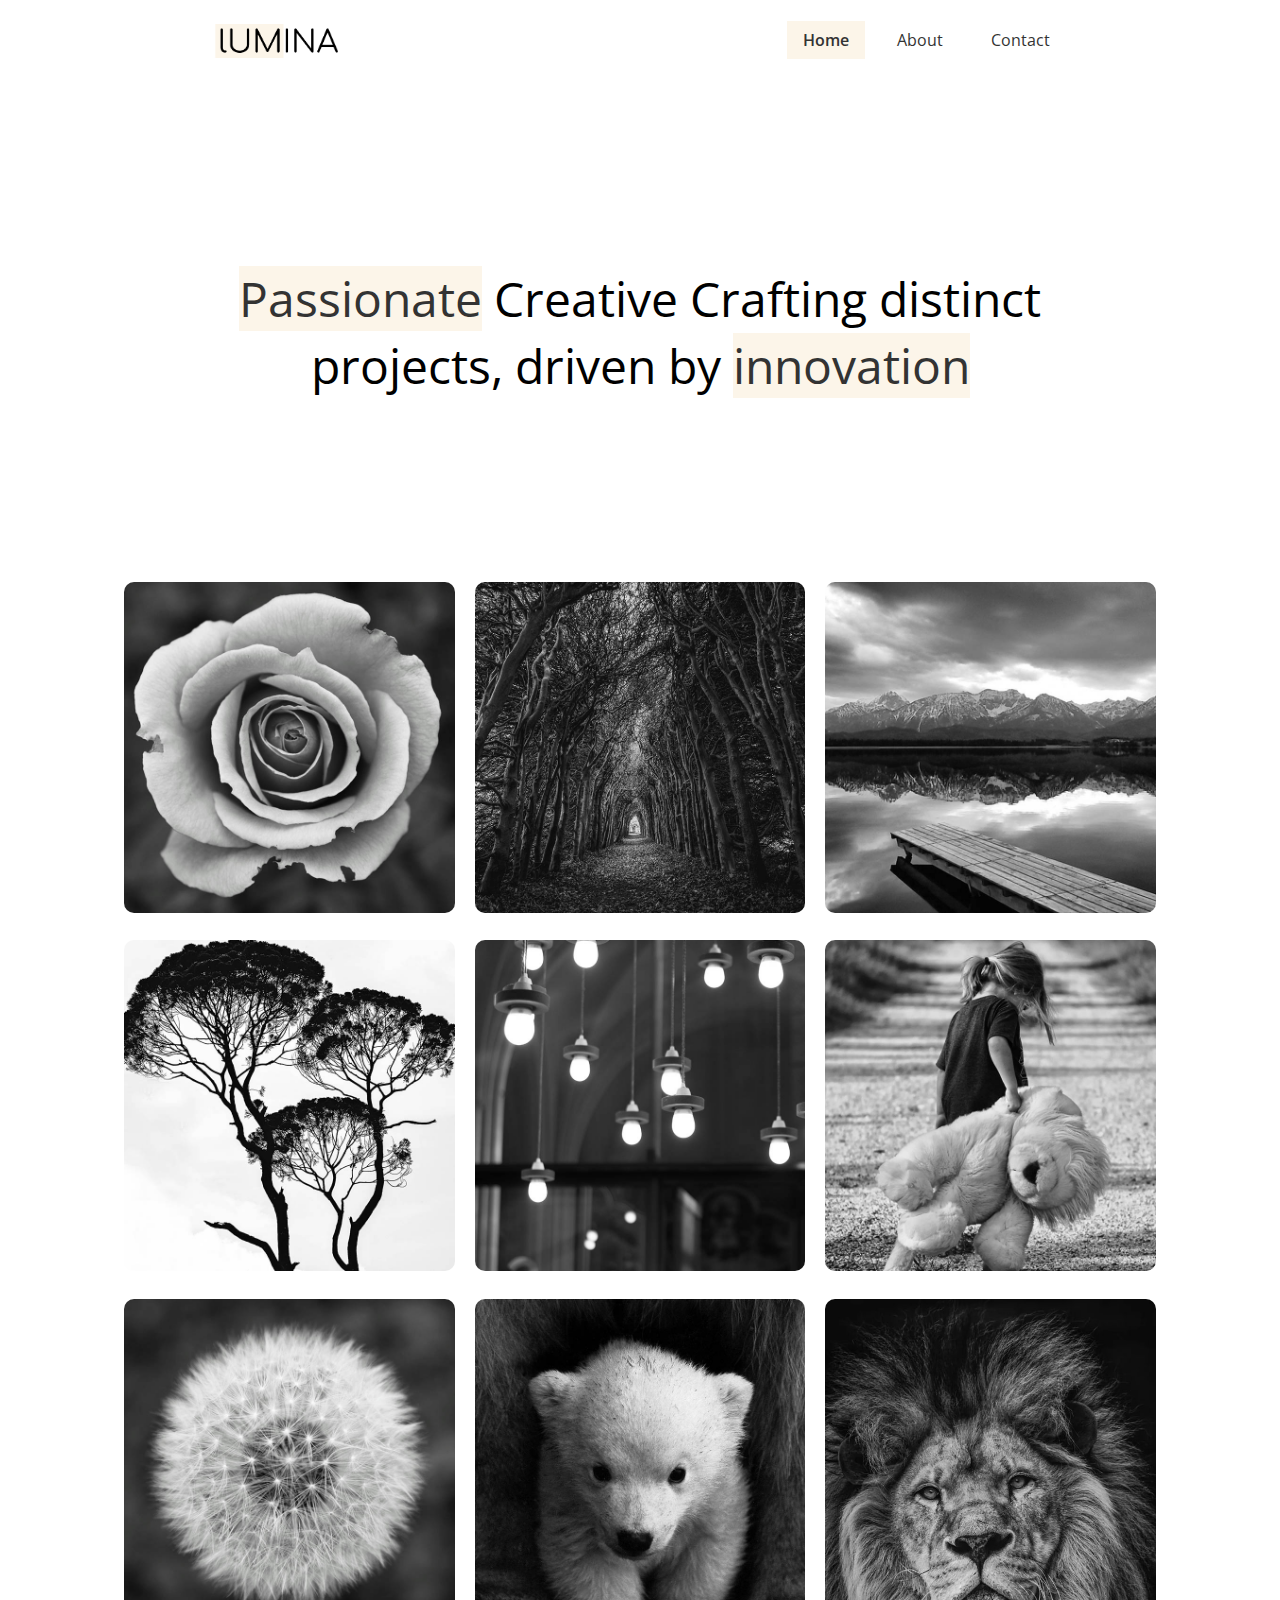
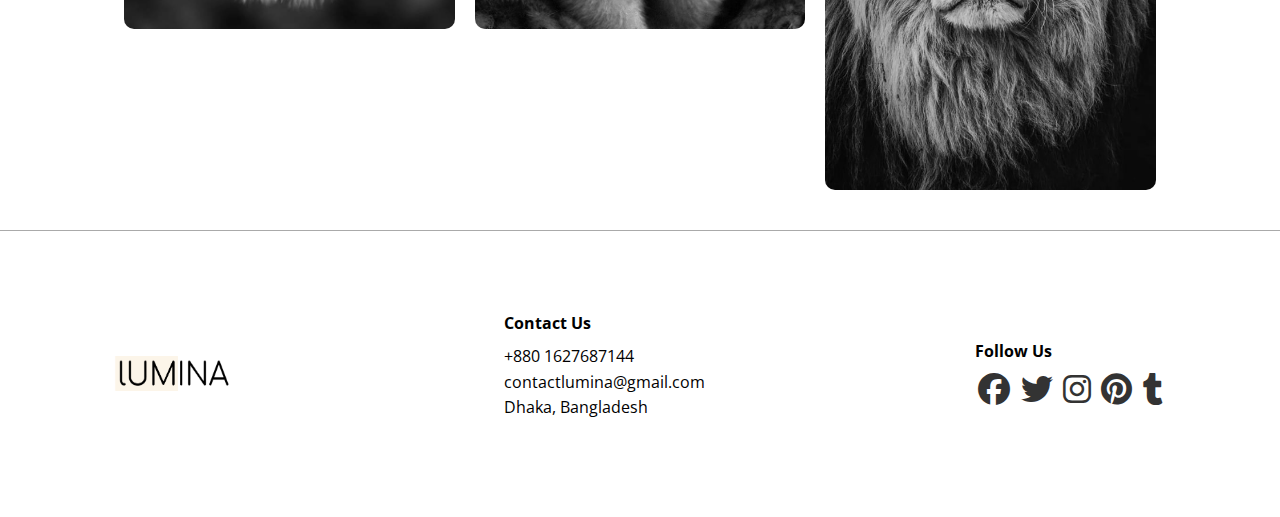
<file: Lumina-Creative-Website/index.html>
<!DOCTYPE html>
<html lang="en">
  <head>
    <meta charset="UTF-8" />
    <meta name="viewport" content="width=device-width, initial-scale=1.0" />

    <link
      rel="stylesheet"
      href="https://cdnjs.cloudflare.com/ajax/libs/font-awesome/6.7.2/css/all.min.css"
      integrity="sha512-Evv84Mr4kqVGRNSgIGL/F/aIDqQb7xQ2vcrdIwxfjThSH8CSR7PBEakCr51Ck+w+/U6swU2Im1vVX0SVk9ABhg=="
      crossorigin="anonymous"
      referrerpolicy="no-referrer"
    />

    <link rel="preconnect" href="https://fonts.googleapis.com" />
    <link rel="preconnect" href="https://fonts.gstatic.com" crossorigin />
    <link
      href="https://fonts.googleapis.com/css2?family=Open+Sans:ital,wght@0,300..800;1,300..800&display=swap"
      rel="stylesheet"
    />

    <link rel="stylesheet" href="css/styles.css" />
    <link rel="icon" href="images/favicon.ico" />
    <title>Lumina Creative</title>
  </head>

  <body>
    <header class="header">
      <div class="container container-sm header-flex">
        <img src="images/logo.png" alt=" Lumina Creative " class="logo" />
        <nav>
          <ul class="main-menu">
            <li><a class="current" href="/">Home</a></li>
            <li><a href="about.html">About</a></li>
            <li><a href="contact.html">Contact</a></li>
          </ul>
        </nav>
      </div>
    </header>

    <!-- Hero Text Section -->

    <section class="hero">
      <div class="container container-sm">
        <h2>
          <span class="bg-primary">Passionate</span>
          Creative Crafting distinct projects, driven by
          <span class="bg-primary">innovation</span>
        </h2>
      </div>
    </section>

    <!-- Gallery Section -->
    <section class="gallery">
      <div class="container container-large gallery-flex">
        <div class="gallery-item">
          <a href="images/image1">
            <img src="images/portfolio1.jpg" alt="Portfolio Item 1" />
          </a>
        </div>

        <div class="gallery-item">
          <a href="images/image2">
            <img src="images/portfolio2.jpg" alt="Portfolio Item 2" />
          </a>
        </div>

        <div class="gallery-item">
          <a href="images/image3">
            <img src="images/portfolio3.jpg" alt="Portfolio Item 3" />
          </a>
        </div>

        <div class="gallery-item">
          <a href="images/image4">
            <img src="images/portfolio4.jpg" alt="Portfolio Item 4" />
          </a>
        </div>

        <div class="gallery-item">
          <a href="images/image5">
            <img src="images/portfolio5.jpg" alt="Portfolio Item 5" />
          </a>
        </div>

        <div class="gallery-item">
          <a href="images/image6">
            <img src="images/portfolio6.jpg" alt="Portfolio Item 6" />
          </a>
        </div>

        <div class="gallery-item">
          <a href="images/image7">
            <img src="images/portfolio7.jpg" alt="Portfolio Item 7" />
          </a>
        </div>

        <div class="gallery-item">
          <a href="images/image8">
            <img src="images/portfolio8.jpg" alt="Portfolio Item 8" />
          </a>
        </div>

        <div class="gallery-item">
          <a href="images/image9">
            <img src="images/portfolio9.jpg" alt="Portfolio Item 9" />
          </a>
        </div>
      </div>
    </section>

    <!-- Footer-->
    <footer class="footer">
      <div class="container footer-flex">
        <img src="images/logo.png" alt="Lumina Creative" />

        <div class="contact">
          <h4>Contact Us</h4>
          <ul>
            <li>+880 1627687144</li>
            <li>contactlumina@gmail.com</li>
            <li>Dhaka, Bangladesh</li>
          </ul>
        </div>

        <div class="social">
          <h4>Follow Us</h4>
          <a href="#"><i class="fab fa-facebook fa-2x"></i></a>
          <a href="#"><i class="fab fa-twitter fa-2x"></i></a>
          <a href="#"><i class="fab fa-instagram fa-2x"></i></a>
          <a href="#"><i class="fab fa-pinterest fa-2x"></i></a>
          <a href="#"><i class="fab fa-tumblr fa-2x"></i></a>
        </div>
      </div>
    </footer>
  </body>
</html>
</file>
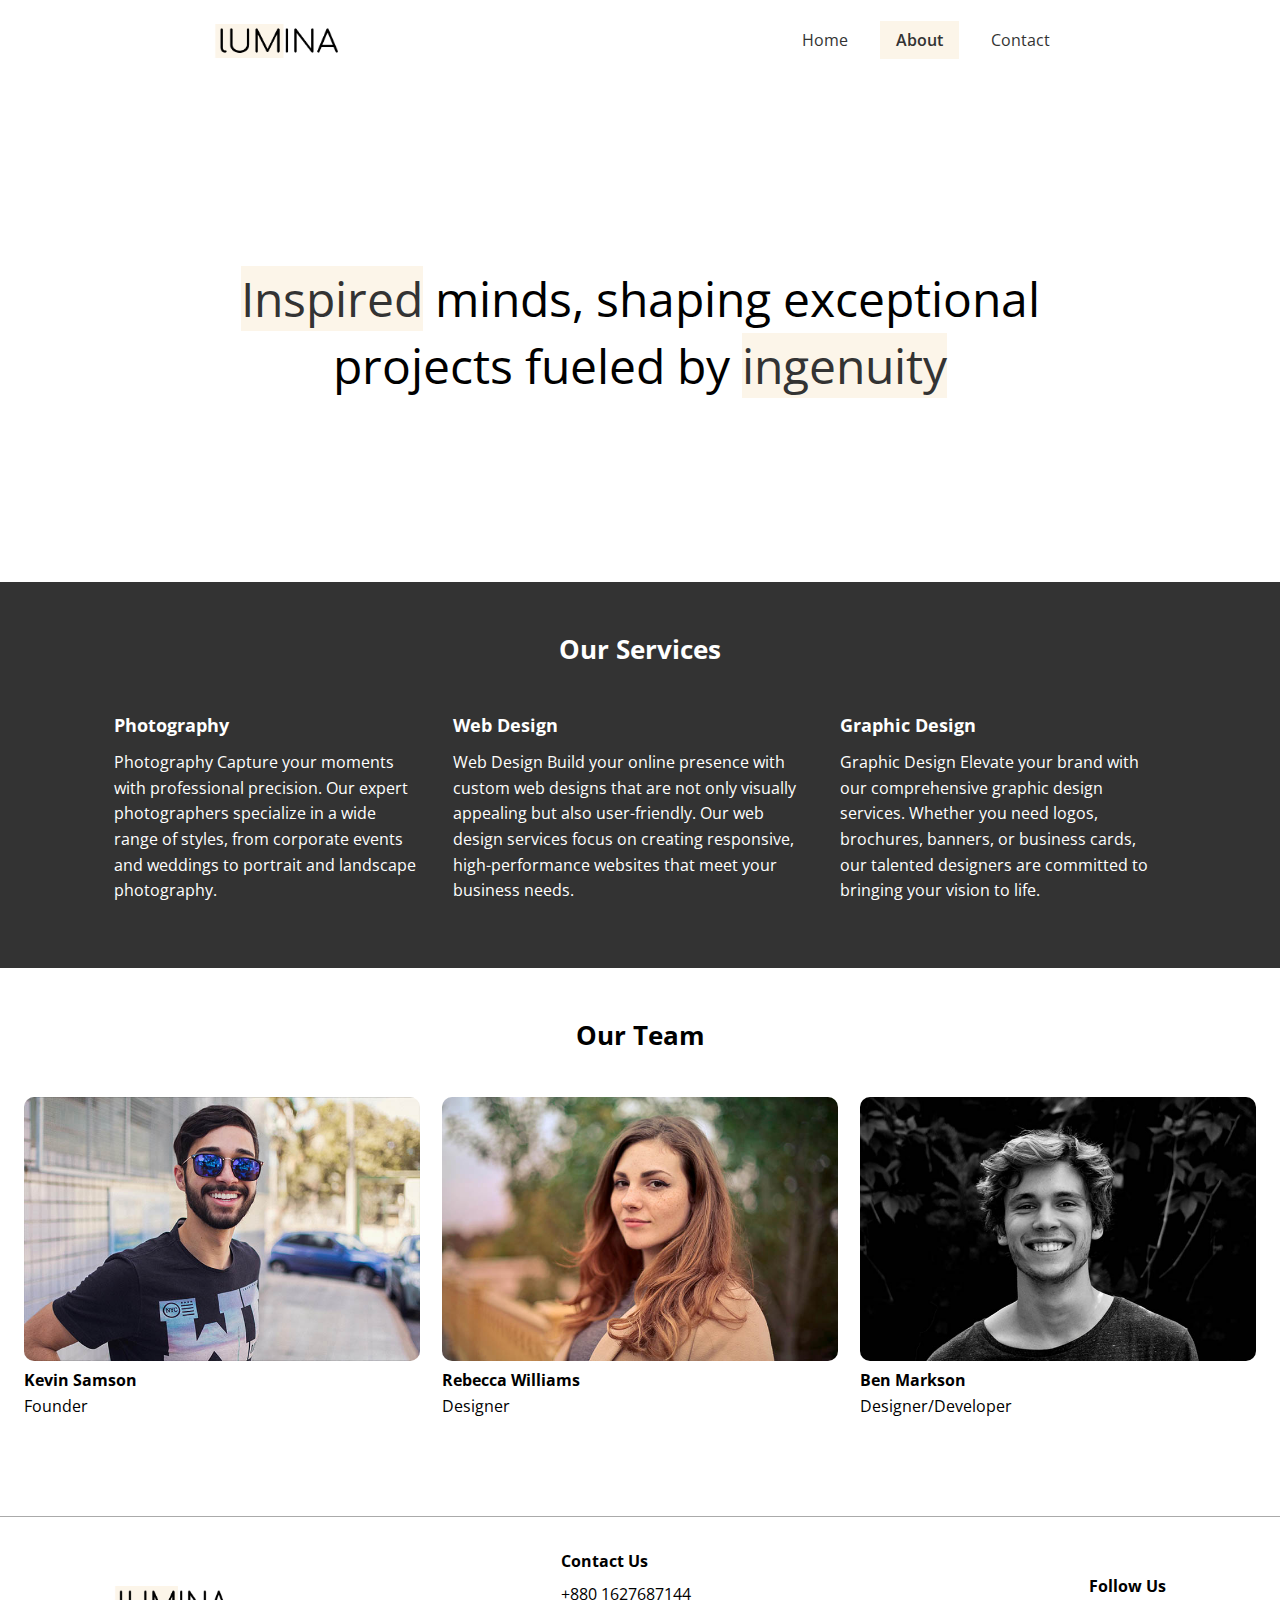
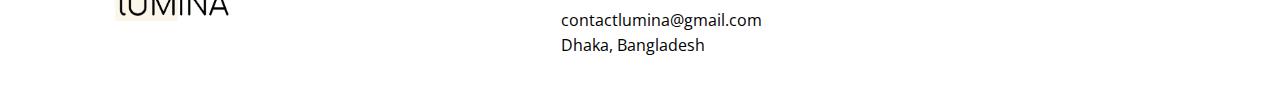
<file: Lumina-Creative-Website/about.html>
<!DOCTYPE html>
<html lang="en">
  <head>
    <meta charset="UTF-8" />
    <meta name="viewport" content="width=device-width, initial-scale=1.0" />
    <link
      rel="stylesheet"
      href="https://cdnjs.cloudflare.com/ajax/libs/font-awesome/6.5.2/css/all.min.css"
      integrity="sha512-SnH5WK+bZxgPHs44uWIX+LLJAJ9/2PkPKZ5QiAj6Ta86w+fsb2TkcmfRyVX3pBnMFcV7oQPJkl9QevSCWr3W6A=="
      crossorigin="anonymous"
      referrerpolicy="no-referrer"
    />
    <link rel="preconnect" href="https://fonts.googleapis.com" />
    <link rel="preconnect" href="https://fonts.gstatic.com" crossorigin />
    <link
      href="https://fonts.googleapis.com/css2?family=Open+Sans:ital,wght@0,300..800;1,300..800&display=swap"
      rel="stylesheet"
    />
    <link rel="stylesheet" href="css/styles.css" />
    <link rel="icon" href="images/favicon.ico" />
    <title>About Lumina Creative</title>
  </head>
  <body>
    <header class="header">
      <div class="container container-sm header-flex">
        <img src="images/logo.png" alt="Lumina Creative" class="logo" />
        <nav>
          <ul class="main-menu">
            <li><a href="/">Home</a></li>
            <li><a class="current" href="about.html">About</a></li>
            <li><a href="contact.html">Contact</a></li>
          </ul>
        </nav>
      </div>
    </header>

    <section class="hero">
      <div class="container container-sm">
        <h2>
          <span class="bg-primary"> Inspired</span> minds, shaping exceptional
          projects fueled by <span class="bg-primary">ingenuity</span>
        </h2>
      </div>
    </section>

    <section class="services bg-dark">
      <div class="container">
        <h2 class="section-heading">Our Services</h2>
        <div class="services-flex">
          <div class="service-item">
            <h4>Photography</h4>
            <p>
              Photography Capture your moments with professional precision. Our
              expert photographers specialize in a wide range of styles, from
              corporate events and weddings to portrait and landscape
              photography.
            </p>
          </div>
          <div class="service-item">
            <h4>Web Design</h4>
            <p>
              Web Design Build your online presence with custom web designs that
              are not only visually appealing but also user-friendly. Our web
              design services focus on creating responsive, high-performance
              websites that meet your business needs.
            </p>
          </div>
          <div class="service-item">
            <h4>Graphic Design</h4>
            <p>
              Graphic Design Elevate your brand with our comprehensive graphic
              design services. Whether you need logos, brochures, banners, or
              business cards, our talented designers are committed to bringing
              your vision to life.
            </p>
          </div>
        </div>
      </div>
    </section>

    <section class="team">
      <div class="container container-lg">
        <h2 class="section-heading">Our Team</h2>
        <div class="team-flex">
          <div class="team-item">
            <img src="images/team1.jpg" alt="Team Member" />
            <h4>Kevin Samson</h4>
            <p>Founder</p>
          </div>
          <div class="team-item">
            <img src="images/team2.jpg" alt="Team Member" />
            <h4>Rebecca Williams</h4>
            <p>Designer</p>
          </div>
          <div class="team-item">
            <img src="images/team3.jpg" alt="Team Member" />
            <h4>Ben Markson</h4>
            <p>Designer/Developer</p>
          </div>
        </div>
      </div>
    </section>

    <footer class="footer">
      <div class="container footer-flex">
        <img src="images/logo.png" alt="Lumina Creative" />

        <div>
          <h4>Contact Us</h4>
          <ul>
            <li>+880 1627687144</li>
            <li>contactlumina@gmail.com</li>
            <li>Dhaka, Bangladesh</li>
          </ul>
        </div>

        <div>
          <h4>Follow Us</h4>
          <a href="#"><i class="fab fa-facebook fa-2x"></i></a>
          <a href="#"><i class="fab fa-twitter fa-2x"></i></a>
          <a href="#"><i class="fab fa-instagram fa-2x"></i></a>
          <a href="#"><i class="fab fa-pinterest fa-2x"></i></a>
          <a href="#"><i class="fab fa-tumblr fa-2x"></i></a>
        </div>
      </div>
    </footer>
  </body>
</html>
</file>
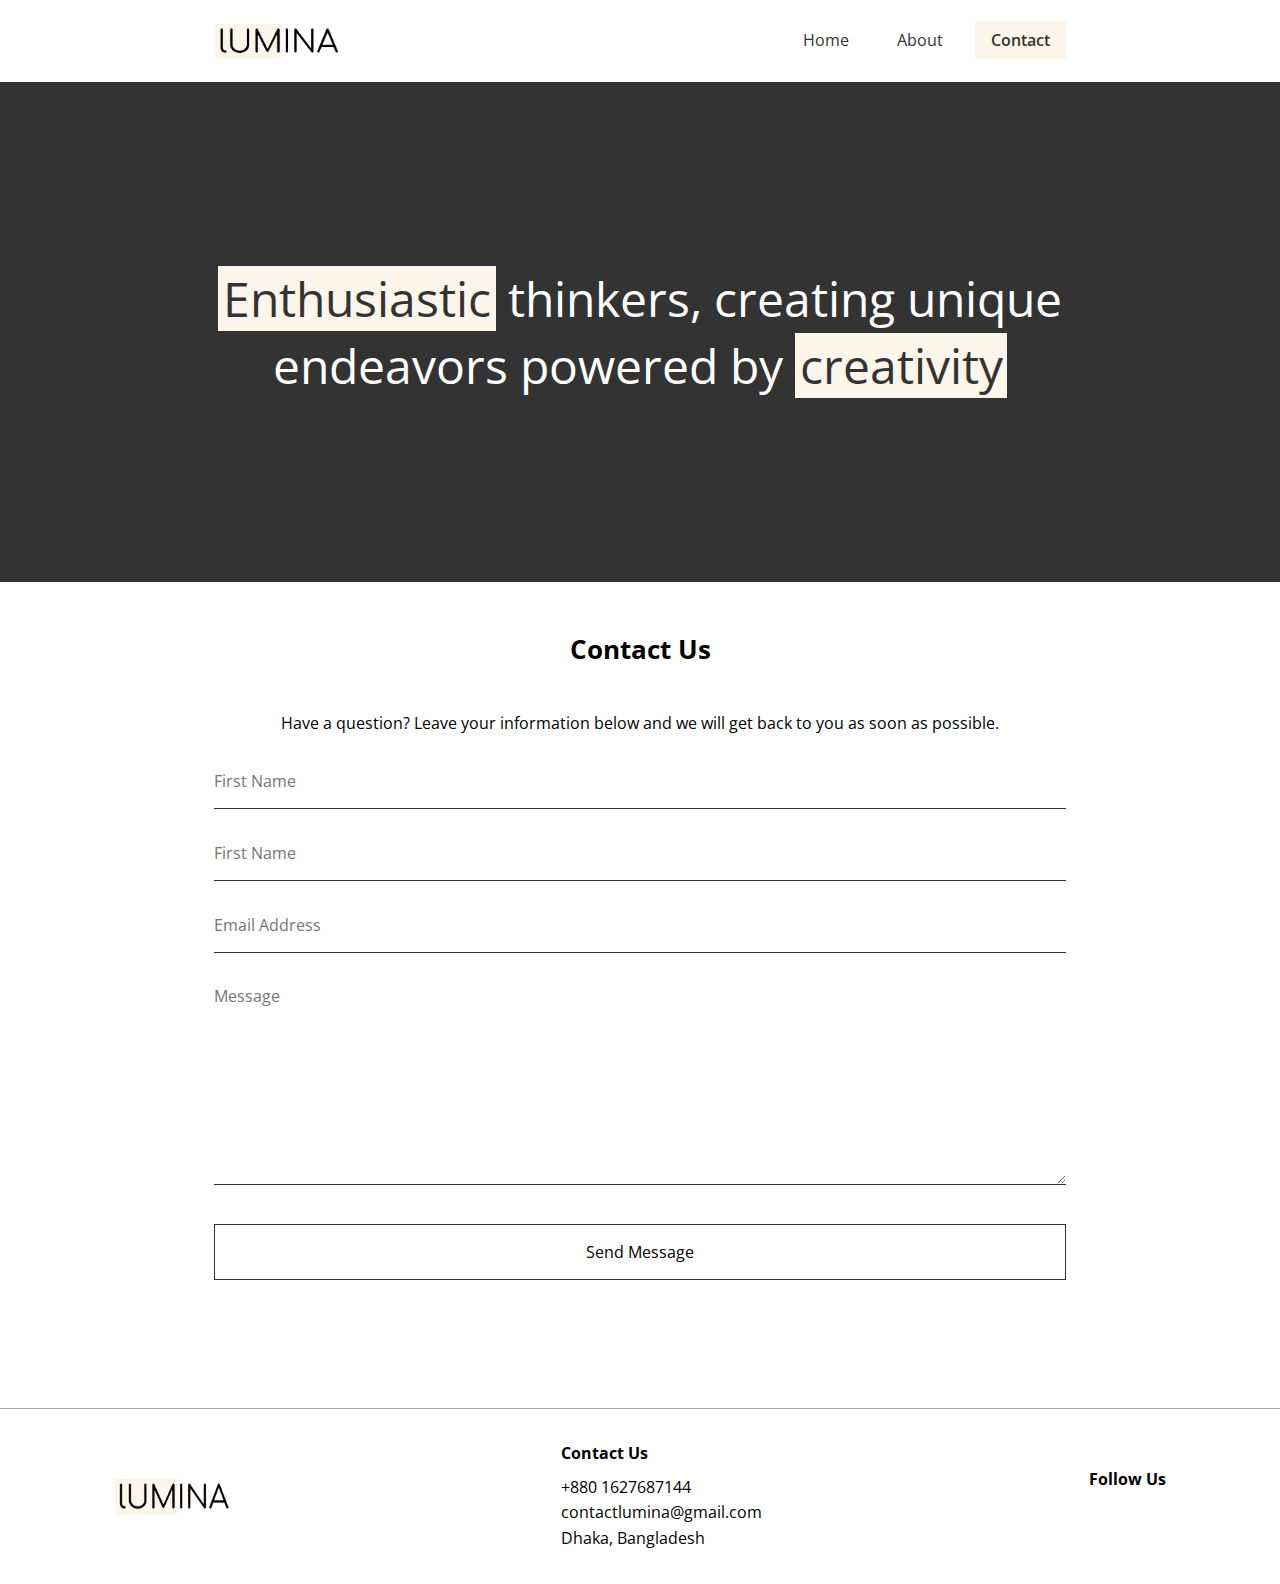
<file: Lumina-Creative-Website/contact.html>
<!DOCTYPE html>
<html lang="en">
  <head>
    <meta charset="UTF-8" />
    <meta name="viewport" content="width=device-width, initial-scale=1.0" />
    <link
      rel="stylesheet"
      href="https://cdnjs.cloudflare.com/ajax/libs/font-awesome/6.5.2/css/all.min.css"
      integrity="sha512-SnH5WK+bZxgPHs44uWIX+LLJAJ9/2PkPKZ5QiAj6Ta86w+fsb2TkcmfRyVX3pBnMFcV7oQPJkl9QevSCWr3W6A=="
      crossorigin="anonymous"
      referrerpolicy="no-referrer"
    />
    <link rel="preconnect" href="https://fonts.googleapis.com" />
    <link rel="preconnect" href="https://fonts.gstatic.com" crossorigin />
    <link
      href="https://fonts.googleapis.com/css2?family=Open+Sans:ital,wght@0,300..800;1,300..800&display=swap"
      rel="stylesheet"
    />
    <link rel="stylesheet" href="css/styles.css" />
    <link rel="icon" href="images/favicon.ico" />
    <title>Contact Lumina Creative</title>
  </head>
  <body>
    <header class="header">
      <div class="container container-sm header-flex">
        <img src="images/logo.png" alt="Lumina Creative" class="logo" />
        <nav>
          <ul class="main-menu">
            <li><a href="/">Home</a></li>
            <li><a href="about.html">About</a></li>
            <li><a class="current" href="contact.html">Contact</a></li>
          </ul>
        </nav>
      </div>
    </header>

    <section class="hero bg-dark">
      <div class="container container-sm">
        <h2>
          <span class="bg-primary">Enthusiastic</span> thinkers, creating unique
          endeavors powered by <span class="bg-primary">creativity</span>
        </h2>
      </div>
    </section>

    <section class="contact">
      <div class="container container-sm">
        <h2 class="section-heading">Contact Us</h2>
        <p>
          Have a question? Leave your information below and we will get back to
          you as soon as possible.
        </p>
        <form name="contact" netlify>
          <div class="form-group">
            <label for="first-name" class="visually-hidden">First Name</label>
            <input
              type="text"
              id="first-name"
              name="first-name"
              placeholder="First Name"
            />
          </div>
          <div class="form-group">
            <label for="last-name" class="visually-hidden">Last Name</label>
            <input
              type="text"
              id="last-name"
              name="last-name"
              placeholder="First Name"
            />
          </div>
          <div class="form-group">
            <label for="email" class="visually-hidden">Email Address</label>
            <input
              type="email"
              id="email"
              name="email"
              placeholder="Email Address"
            />
          </div>
          <div class="form-group">
            <label for="message" class="visually-hidden">Message</label>
            <textarea
              id="message"
              name="message"
              placeholder="Message"
            ></textarea>
          </div>
          <div class="form-group">
            <button type="submit" class="btn">Send Message</button>
          </div>
        </form>
      </div>
    </section>

    <footer class="footer">
      <div class="container footer-flex">
        <img src="images/logo.png" alt="Lumina Creative" />

        <div>
          <h4>Contact Us</h4>
          <ul>
            <li>+880 1627687144</li>
            <li>contactlumina@gmail.com</li>
            <li>Dhaka, Bangladesh</li>
          </ul>
        </div>

        <div>
          <h4>Follow Us</h4>
          <a href="#"><i class="fab fa-facebook fa-2x"></i></a>
          <a href="#"><i class="fab fa-twitter fa-2x"></i></a>
          <a href="#"><i class="fab fa-instagram fa-2x"></i></a>
          <a href="#"><i class="fab fa-pinterest fa-2x"></i></a>
          <a href="#"><i class="fab fa-tumblr fa-2x"></i></a>
        </div>
      </div>
    </footer>
  </body>
</html>
</file>
<file: Lumina-Creative-Website/css/styles.css>
* {
  margin: 0;
  padding: 0;
  box-sizing: border-box;
}

:root {
  --primary-color: #fcf5e9;
  --dark-color: #333;
  --container-normal: 1100px;
  --container-wide: 1400px;
  --container-narrow: 900px;
}

body {
  font-family: "Open Sans", sans-serif;
  line-height: 1.6;
}

a {
  text-decoration: none;
  color: #333;
}

ul {
  list-style: none;
}

img {
  max-width: 100%;
}

/* Utility Classes */
.bg-primary {
  background: var(--primary-color);
  color: #333;
}

.bg-dark {
  background: var(--dark-color);
  color: #fff;
}

.bg-dark .bg-primary {
  padding: 0 0.3rem;
}

.btn {
  display: inline-block;
  padding: 1rem 2rem;
  border: 1px solid #333;
  background: transparent;
  font-family: inherit;
  font-size: inherit;
  cursor: pointer;
}

.btn:hover {
  background: #333;
  color: #fff;
}

.visually-hidden {
  clip: rect(0 0 0 0);
  clip-path: inset(50%);
  height: 1px;
  overflow: hidden;
  position: absolute;
  white-space: nowrap;
  width: 1px;
}

.section-heading {
  font-size: 1.6rem;
  text-align: center;
  margin-bottom: 40px;
}

/* Container */
.container {
  max-width: var(--container-normal);
  margin: 0 auto;
  padding: 0 1.5rem;
}

.container-lg {
  max-width: var(--container-wide);
}

.container-sm {
  max-width: var(--container-narrow);
}

/* Header */
.header {
  margin: 1.5rem auto;
}

.header .logo {
  width: 130px;
}

.header .header-flex {
  display: flex;
  justify-content: space-between;
  align-items: center;
}

.header .main-menu {
  display: flex;
  gap: 1rem;
}

.header .main-menu a {
  padding: 0.5rem 1rem;
}

.header .main-menu a:hover {
  background: var(--primary-color);
}

.current {
  background: var(--primary-color);
  font-weight: 600;
}

/* Hero */
.hero {
  height: 500px;
  display: flex;
  justify-content: center;
  align-items: center;
  text-align: center;
}

.hero h2 {
  font-size: 3rem;
  line-height: 1.4;
  font-weight: normal;
}

.gallery-flex {
  display: flex;
  justify-content: center;
  flex-wrap: wrap;
  gap: 20px;
}

.gallery-item {
  width: calc(33.333% - 20px);
  border-radius: 10px;
}

.gallery-item img {
  border-radius: 10px;
}

.gallery-item:hover {
  opacity: 0.9;
}

/* Footer */
.footer {
  border-top: 1px solid #aaa;
  padding: 2rem 1.5rem;
  margin-top: 2rem;
}

.footer .footer-flex {
  display: flex;
  justify-content: space-between;
  align-items: center;
}

.footer img {
  width: 120px;
  height: 35px;
}

.footer h4 {
  font-size: 1rem;
  margin-bottom: 0.5rem;
}

.footer a {
  margin: 0.2rem;
}

/* Services */
.services {
  padding: 3rem 0 4rem;
}

.services-flex {
  display: flex;
  gap: 2rem;
}

.service-item h4 {
  font-size: 1.1rem;
  margin-bottom: 0.7rem;
}

/* Team */
.team {
  padding: 3rem 0 4rem;
}

.team-flex {
  display: flex;
  gap: 1.4rem;
}

.team img {
  border-radius: 10px;
}

/* Contact */
.contact {
  padding: 3rem 0 4rem;
}

.contact p {
  text-align: center;
  margin-bottom: 2rem;
}

.form-group {
  margin: 2rem 0;
}

.contact input,
.contact textarea {
  border: none;
  border-bottom: 1px #333 solid;
  width: 100%;
  font-family: inherit;
  font-size: inherit;
  padding-bottom: 1rem;
}

.contact textarea {
  height: 200px;
}

.contact input:focus,
.contact textarea:focus {
  outline: 0;
}

.contact button {
  width: 100%;
}

/* Media Queries */
@media (max-width: 768px) {
  .header .header-flex,
  .footer .footer-flex,
  .services .services-flex,
  .team .team-flex {
    flex-direction: column;
    gap: 1.5rem;
  }

  .hero {
    height: 300px;
  }

  .hero h2 {
    font-size: 1.8rem;
  }

  .gallery-item {
    width: calc(50% - 20px);
  }

  .footer .footer-flex {
    text-align: center;
  }
}
</file>
